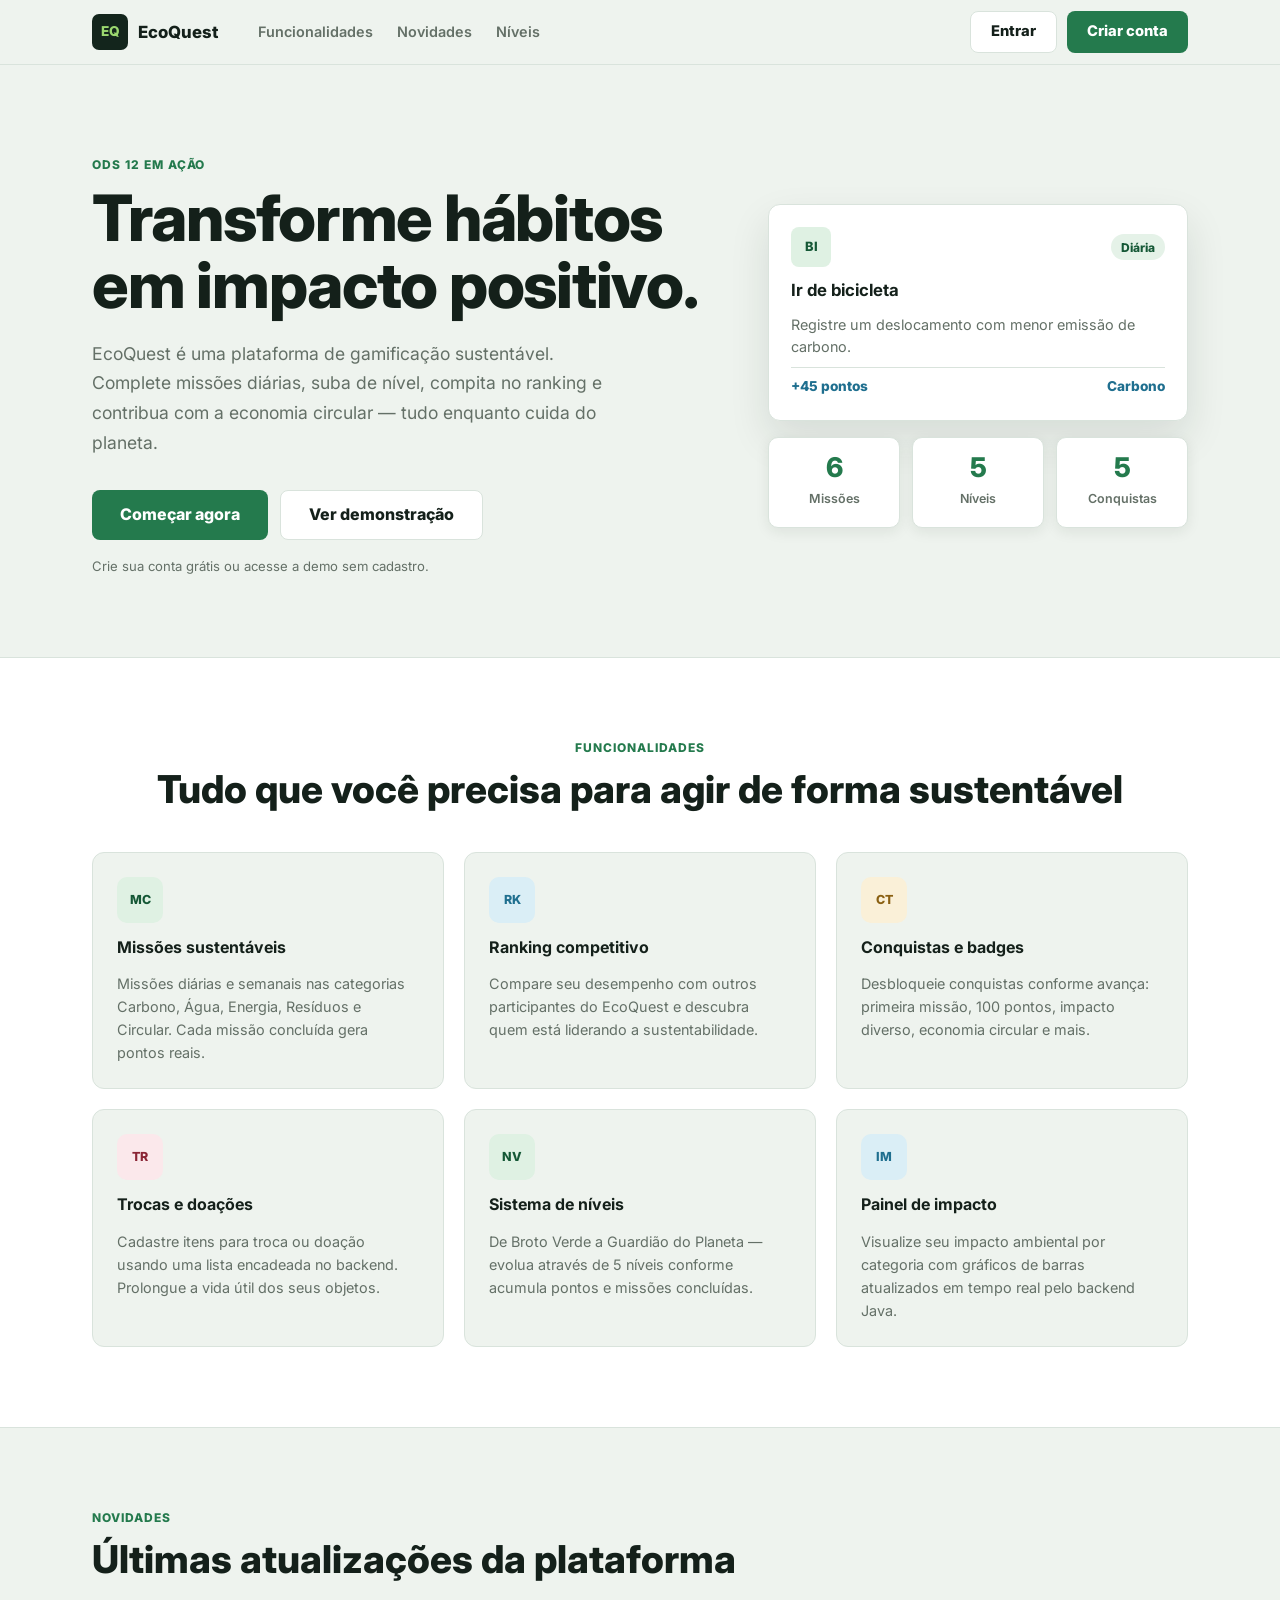
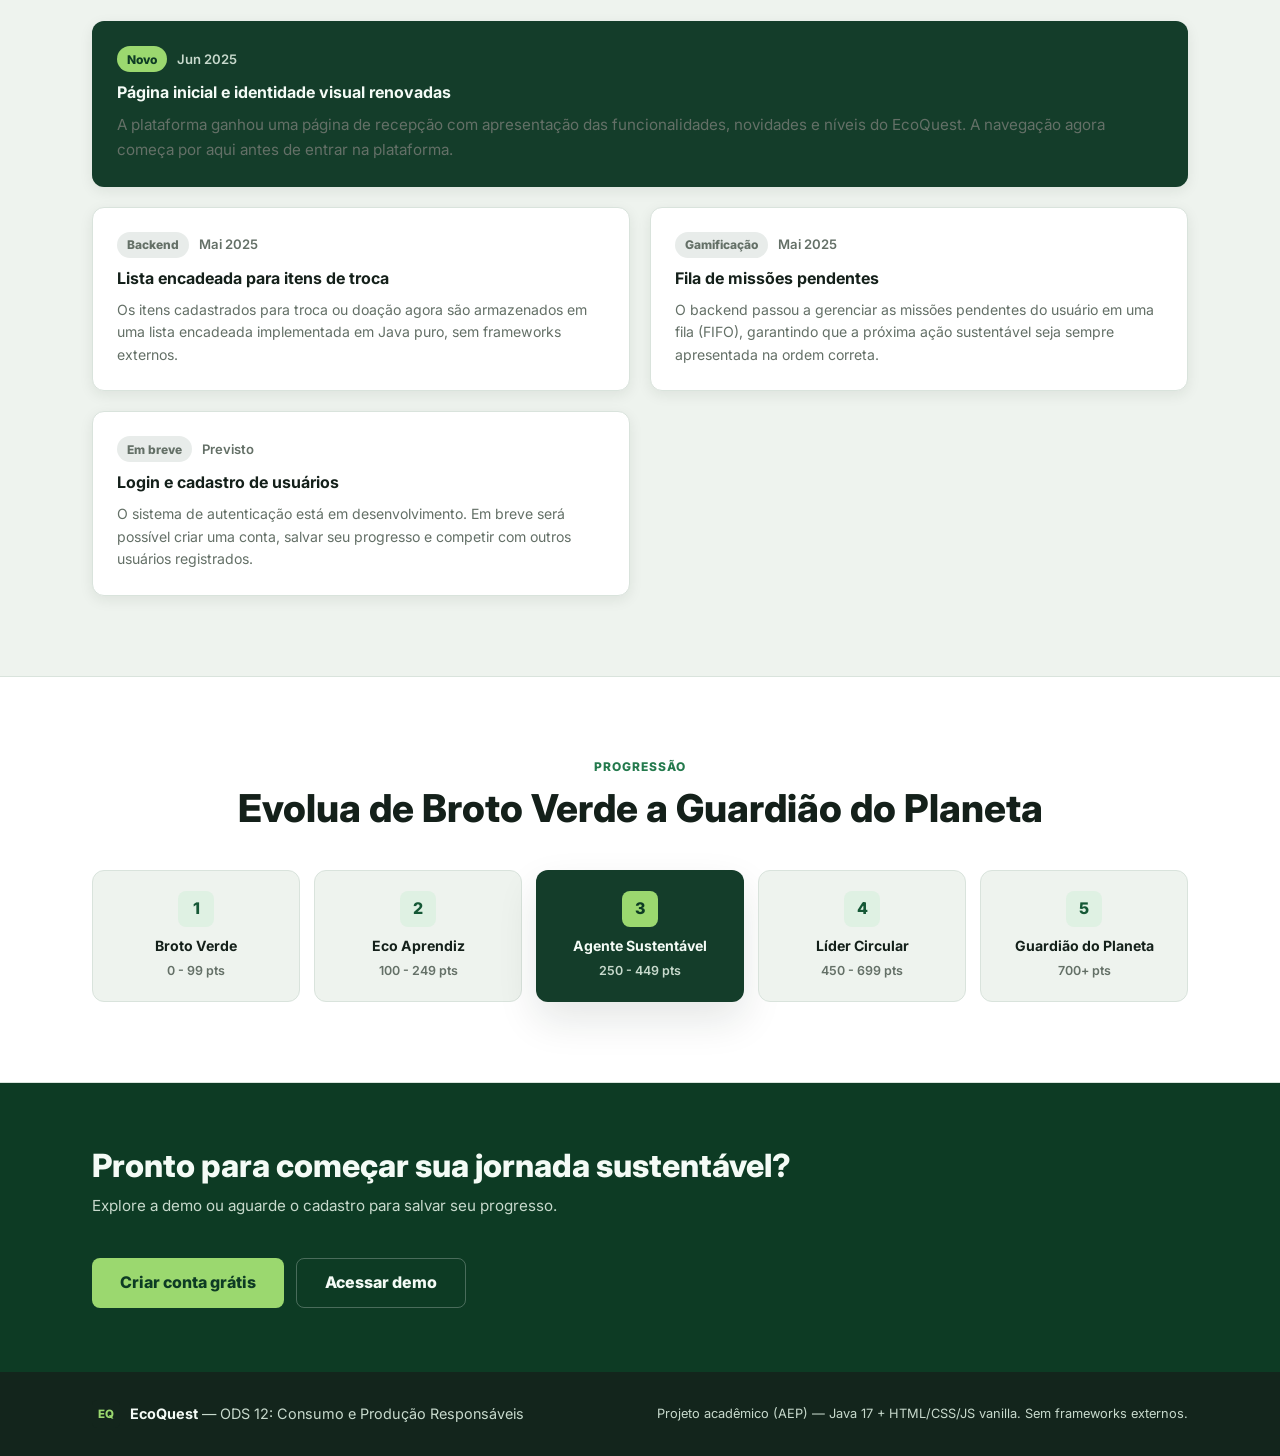
<file: index.html>
<!DOCTYPE html>
<html lang="pt-BR">
<head>
  <meta charset="UTF-8">
  <meta name="viewport" content="width=device-width, initial-scale=1.0">
  <title>EcoQuest | Transforme hábitos em impacto positivo</title>
  <link rel="preconnect" href="https://fonts.googleapis.com">
  <link rel="preconnect" href="https://fonts.gstatic.com" crossorigin>
  <link href="https://fonts.googleapis.com/css2?family=Inter:wght@400;500;600;700;800&display=swap" rel="stylesheet">
  <link rel="stylesheet" href="landing.css">
</head>
<body>

  <header class="lp-header">
    <div class="lp-container lp-header-inner">
      <a class="lp-brand" href="/">
        <span class="lp-brand-mark">EQ</span>
        <span class="lp-brand-name">EcoQuest</span>
      </a>
      <nav class="lp-nav" aria-label="Navegação principal">
        <a href="#features">Funcionalidades</a>
        <a href="#novidades">Novidades</a>
        <a href="#niveis">Níveis</a>
      </nav>
      <div class="lp-auth">
        <button class="lp-btn-ghost" id="btnEntrar" type="button">Entrar</button>
        <button class="lp-btn-primary" id="btnCriarConta" type="button">Criar conta</button>
      </div>
    </div>
  </header>

  <main>

    <section class="lp-hero">
      <div class="lp-container lp-hero-inner">
        <div class="lp-hero-content">
          <span class="lp-eyebrow">ODS 12 em ação</span>
          <h1>Transforme hábitos<br>em impacto positivo.</h1>
          <p class="lp-hero-sub">
            EcoQuest é uma plataforma de gamificação sustentável. Complete missões diárias,
            suba de nível, compita no ranking e contribua com a economia circular —
            tudo enquanto cuida do planeta.
          </p>
          <div class="lp-hero-actions">
            <button class="lp-btn-primary lp-btn-lg" type="button" onclick="document.getElementById('btnCriarConta').click()">Começar agora</button>
            <a class="lp-btn-ghost lp-btn-lg" href="/app.html">Ver demonstração</a>
          </div>
          <p class="lp-hero-note">Crie sua conta grátis ou acesse a demo sem cadastro.</p>
        </div>
        <div class="lp-hero-visual" aria-hidden="true">
          <div class="lp-hero-card">
            <div class="lp-hero-card-row">
              <span class="lp-badge">BI</span>
              <span class="lp-pill">Diária</span>
            </div>
            <strong>Ir de bicicleta</strong>
            <p>Registre um deslocamento com menor emissão de carbono.</p>
            <div class="lp-hero-card-footer">
              <span>+45 pontos</span>
              <span>Carbono</span>
            </div>
          </div>
          <div class="lp-hero-stat-row">
            <div class="lp-hero-stat">
              <strong>6</strong>
              <span>Missões</span>
            </div>
            <div class="lp-hero-stat">
              <strong>5</strong>
              <span>Níveis</span>
            </div>
            <div class="lp-hero-stat">
              <strong>5</strong>
              <span>Conquistas</span>
            </div>
          </div>
        </div>
      </div>
    </section>

    <section class="lp-features" id="features">
      <div class="lp-container">
        <span class="lp-eyebrow lp-eyebrow-center">Funcionalidades</span>
        <h2 class="lp-section-title lp-text-center">Tudo que você precisa para agir de forma sustentável</h2>
        <div class="lp-features-grid">
          <article class="lp-feature-card">
            <div class="lp-feature-icon lp-icon-green">
              <span>MC</span>
            </div>
            <h3>Missões sustentáveis</h3>
            <p>Missões diárias e semanais nas categorias Carbono, Água, Energia, Resíduos e Circular. Cada missão concluída gera pontos reais.</p>
          </article>
          <article class="lp-feature-card">
            <div class="lp-feature-icon lp-icon-blue">
              <span>RK</span>
            </div>
            <h3>Ranking competitivo</h3>
            <p>Compare seu desempenho com outros participantes do EcoQuest e descubra quem está liderando a sustentabilidade.</p>
          </article>
          <article class="lp-feature-card">
            <div class="lp-feature-icon lp-icon-yellow">
              <span>CT</span>
            </div>
            <h3>Conquistas e badges</h3>
            <p>Desbloqueie conquistas conforme avança: primeira missão, 100 pontos, impacto diverso, economia circular e mais.</p>
          </article>
          <article class="lp-feature-card">
            <div class="lp-feature-icon lp-icon-rose">
              <span>TR</span>
            </div>
            <h3>Trocas e doações</h3>
            <p>Cadastre itens para troca ou doação usando uma lista encadeada no backend. Prolongue a vida útil dos seus objetos.</p>
          </article>
          <article class="lp-feature-card">
            <div class="lp-feature-icon lp-icon-green">
              <span>NV</span>
            </div>
            <h3>Sistema de níveis</h3>
            <p>De Broto Verde a Guardião do Planeta — evolua através de 5 níveis conforme acumula pontos e missões concluídas.</p>
          </article>
          <article class="lp-feature-card">
            <div class="lp-feature-icon lp-icon-blue">
              <span>IM</span>
            </div>
            <h3>Painel de impacto</h3>
            <p>Visualize seu impacto ambiental por categoria com gráficos de barras atualizados em tempo real pelo backend Java.</p>
          </article>
        </div>
      </div>
    </section>

    <section class="lp-novidades" id="novidades">
      <div class="lp-container">
        <span class="lp-eyebrow">Novidades</span>
        <h2 class="lp-section-title">Últimas atualizações da plataforma</h2>
        <div class="lp-news-list">
          <article class="lp-news-card lp-news-featured">
            <div class="lp-news-meta">
              <span class="lp-pill">Novo</span>
              <time>Jun 2025</time>
            </div>
            <h3>Página inicial e identidade visual renovadas</h3>
            <p>A plataforma ganhou uma página de recepção com apresentação das funcionalidades, novidades e níveis do EcoQuest. A navegação agora começa por aqui antes de entrar na plataforma.</p>
          </article>
          <article class="lp-news-card">
            <div class="lp-news-meta">
              <span class="lp-pill lp-pill-muted">Backend</span>
              <time>Mai 2025</time>
            </div>
            <h3>Lista encadeada para itens de troca</h3>
            <p>Os itens cadastrados para troca ou doação agora são armazenados em uma lista encadeada implementada em Java puro, sem frameworks externos.</p>
          </article>
          <article class="lp-news-card">
            <div class="lp-news-meta">
              <span class="lp-pill lp-pill-muted">Gamificação</span>
              <time>Mai 2025</time>
            </div>
            <h3>Fila de missões pendentes</h3>
            <p>O backend passou a gerenciar as missões pendentes do usuário em uma fila (FIFO), garantindo que a próxima ação sustentável seja sempre apresentada na ordem correta.</p>
          </article>
          <article class="lp-news-card">
            <div class="lp-news-meta">
              <span class="lp-pill lp-pill-muted">Em breve</span>
              <time>Previsto</time>
            </div>
            <h3>Login e cadastro de usuários</h3>
            <p>O sistema de autenticação está em desenvolvimento. Em breve será possível criar uma conta, salvar seu progresso e competir com outros usuários registrados.</p>
          </article>
        </div>
      </div>
    </section>

    <section class="lp-niveis" id="niveis">
      <div class="lp-container">
        <span class="lp-eyebrow lp-eyebrow-center">Progressão</span>
        <h2 class="lp-section-title lp-text-center">Evolua de Broto Verde a Guardião do Planeta</h2>
        <div class="lp-niveis-grid">
          <article class="lp-nivel-card">
            <span class="lp-nivel-num">1</span>
            <strong>Broto Verde</strong>
            <span class="lp-nivel-range">0 - 99 pts</span>
          </article>
          <article class="lp-nivel-card">
            <span class="lp-nivel-num">2</span>
            <strong>Eco Aprendiz</strong>
            <span class="lp-nivel-range">100 - 249 pts</span>
          </article>
          <article class="lp-nivel-card lp-nivel-destaque">
            <span class="lp-nivel-num">3</span>
            <strong>Agente Sustentável</strong>
            <span class="lp-nivel-range">250 - 449 pts</span>
          </article>
          <article class="lp-nivel-card">
            <span class="lp-nivel-num">4</span>
            <strong>Líder Circular</strong>
            <span class="lp-nivel-range">450 - 699 pts</span>
          </article>
          <article class="lp-nivel-card">
            <span class="lp-nivel-num">5</span>
            <strong>Guardião do Planeta</strong>
            <span class="lp-nivel-range">700+ pts</span>
          </article>
        </div>
      </div>
    </section>

    <section class="lp-cta">
      <div class="lp-container lp-cta-inner">
        <div>
          <h2>Pronto para começar sua jornada sustentável?</h2>
          <p>Explore a demo ou aguarde o cadastro para salvar seu progresso.</p>
        </div>
        <div class="lp-cta-actions">
          <button class="lp-btn-primary lp-btn-lg" type="button" onclick="document.getElementById('btnCriarConta').click()">Criar conta grátis</button>
          <a class="lp-btn-ghost lp-btn-lg" href="/app.html">Acessar demo</a>
        </div>
      </div>
    </section>

  </main>

  <footer class="lp-footer">
    <div class="lp-container lp-footer-inner">
      <div class="lp-footer-brand">
        <span class="lp-brand-mark lp-brand-mark-sm">EQ</span>
        <span><strong>EcoQuest</strong> — ODS 12: Consumo e Produção Responsáveis</span>
      </div>
      <p class="lp-footer-note">Projeto acadêmico (AEP) — Java 17 + HTML/CSS/JS vanilla. Sem frameworks externos.</p>
    </div>
  </footer>

  <dialog id="authModal" class="auth-modal">
    <div class="auth-card">
      <div class="auth-modal-header">
        <div class="lp-brand">
          <span class="lp-brand-mark">EQ</span>
          <span class="lp-brand-name">EcoQuest</span>
        </div>
        <button class="auth-fechar" id="fecharModal" type="button" aria-label="Fechar">&times;</button>
      </div>

      <div class="auth-abas">
        <button class="auth-aba ativa" id="tabEntrar" type="button">Entrar</button>
        <button class="auth-aba" id="tabCadastrar" type="button">Criar conta</button>
      </div>

      <form id="formEntrar" novalidate>
        <label class="auth-label">
          Email
          <input id="loginEmail" type="email" placeholder="seu@email.com" required>
        </label>
        <label class="auth-label">
          Senha
          <input id="loginSenha" type="password" placeholder="Sua senha" required>
        </label>
        <p class="auth-erro" id="erroEntrar"></p>
        <button class="lp-btn-primary auth-submit" type="submit">Entrar</button>
      </form>

      <form id="formCadastrar" class="oculto" novalidate>
        <label class="auth-label">
          Nome completo
          <input id="cadNome" type="text" placeholder="Seu nome" required>
        </label>
        <label class="auth-label">
          Email
          <input id="cadEmail" type="email" placeholder="seu@email.com" required>
        </label>
        <label class="auth-label">
          Senha
          <input id="cadSenha" type="password" placeholder="Mínimo 6 caracteres" required>
        </label>
        <label class="auth-label">
          Confirmar senha
          <input id="cadConfirmar" type="password" placeholder="Repita a senha" required>
        </label>
        <p class="auth-erro" id="erroCadastrar"></p>
        <button class="lp-btn-primary auth-submit" type="submit">Criar conta</button>
      </form>
    </div>
  </dialog>

  <script src="auth.js"></script>
</body>
</html>
</file>
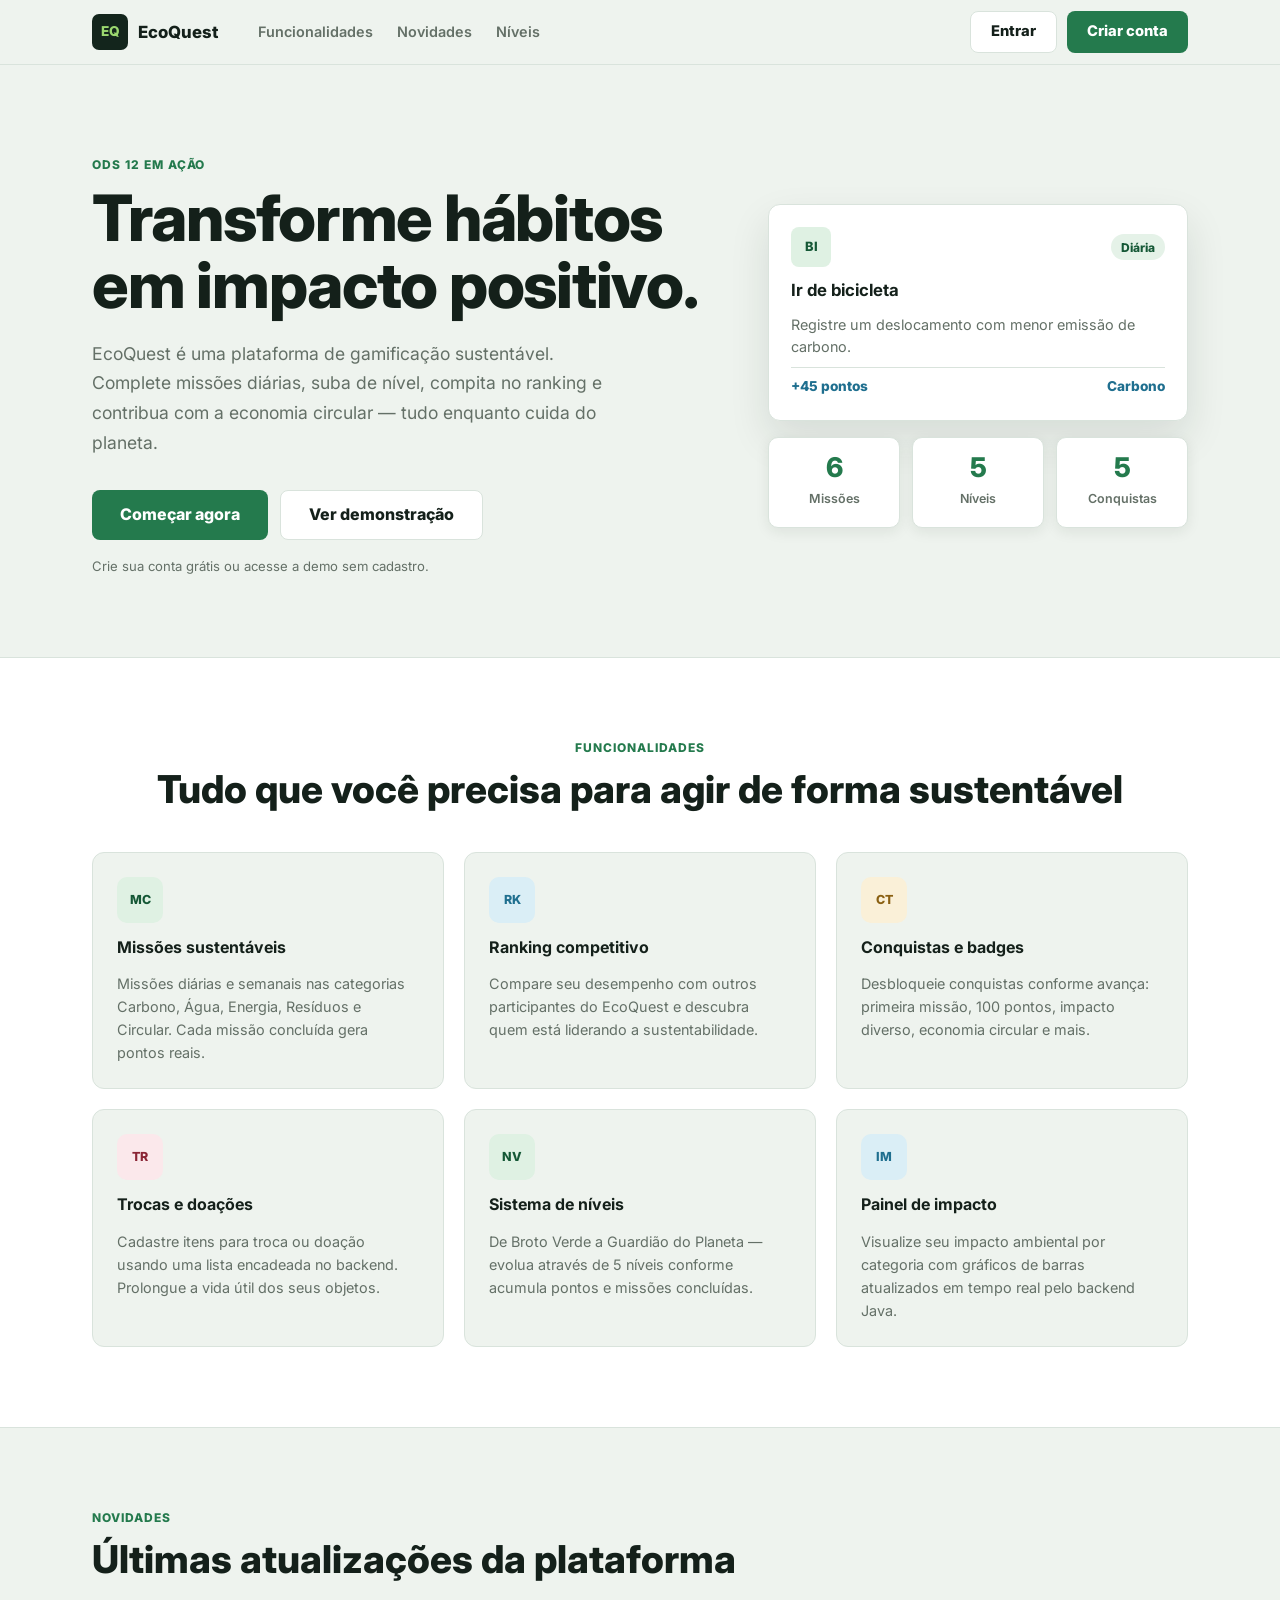
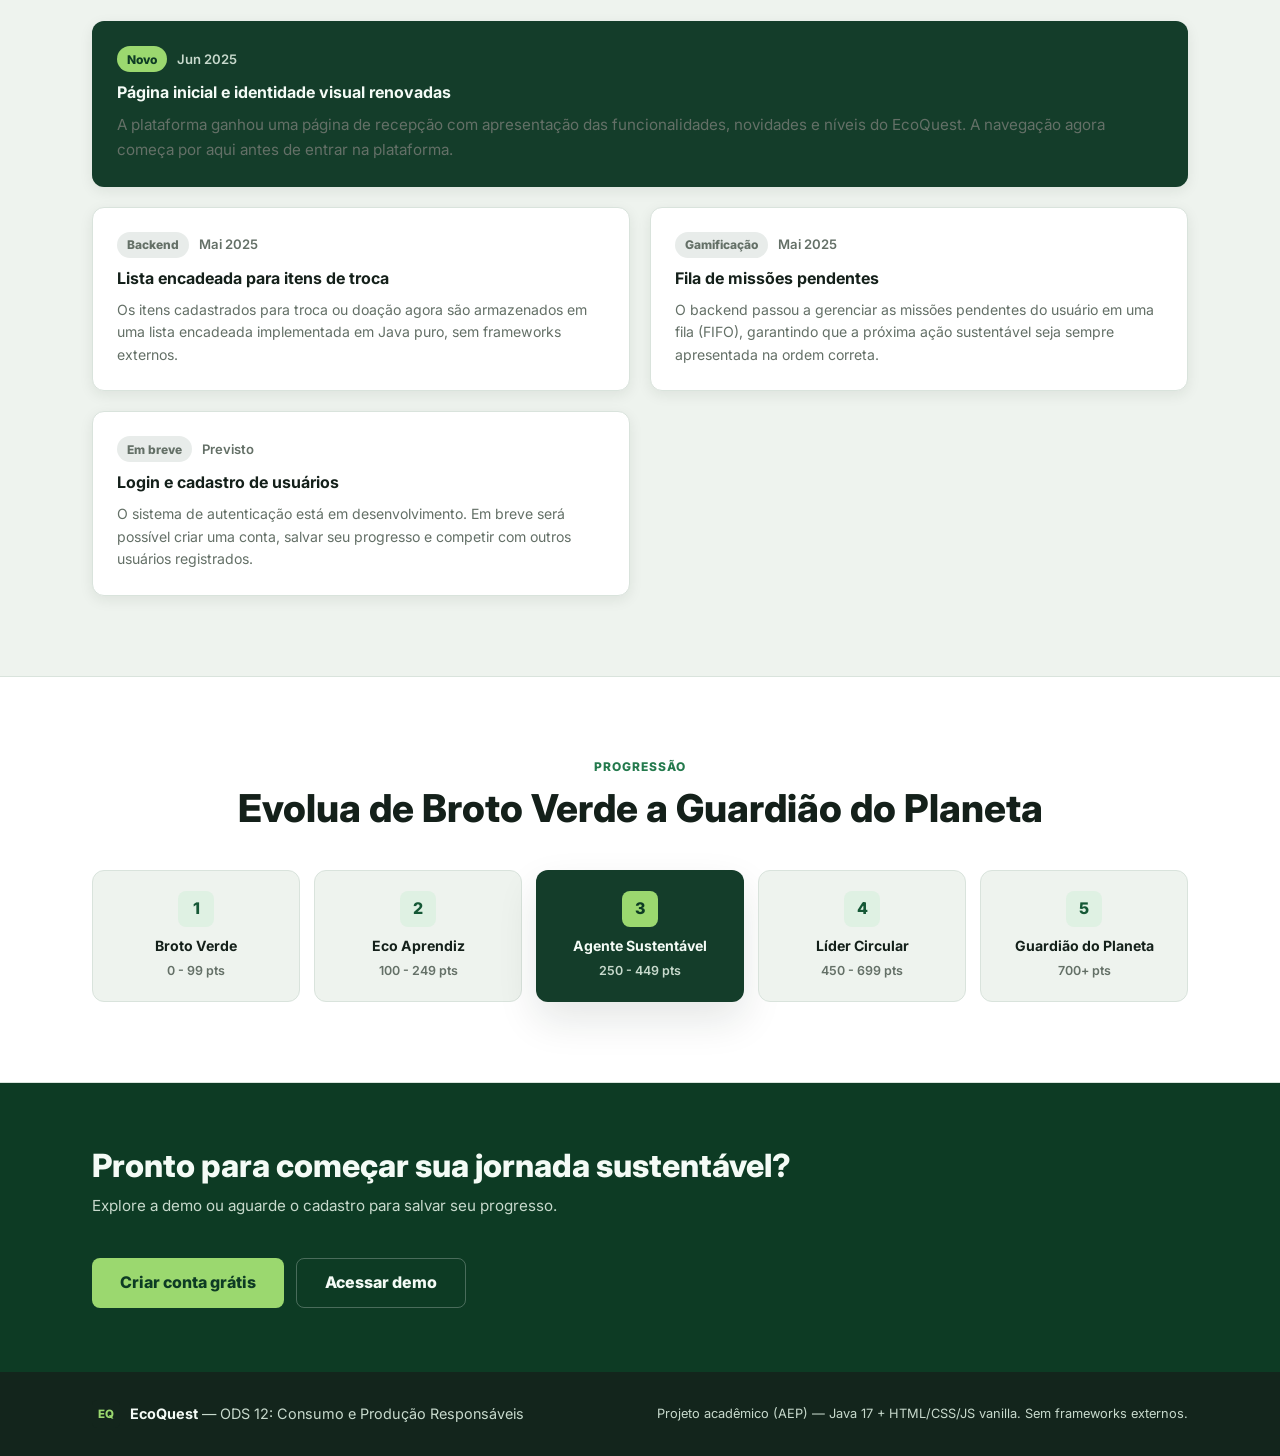
<file: app.html>
<!DOCTYPE html>
<html lang="pt-BR">
<head>
  <meta charset="UTF-8">
  <meta name="viewport" content="width=device-width, initial-scale=1.0">
  <title>EcoQuest | Gamificação Sustentável</title>
  <link rel="preconnect" href="https://fonts.googleapis.com">
  <link rel="preconnect" href="https://fonts.gstatic.com" crossorigin>
  <link href="https://fonts.googleapis.com/css2?family=Inter:wght@400;500;600;700;800&display=swap" rel="stylesheet">
  <link rel="stylesheet" href="styles.css">
</head>
<body>
  <div class="app-shell">
    <aside class="sidebar">
      <div class="brand">
        <span class="brand-mark">EQ</span>
        <div>
          <strong>EcoQuest</strong>
          <small>ODS 12 em ação</small>
        </div>
      </div>

      <nav class="nav-tabs" aria-label="Navegação principal">
        <button class="nav-button active" data-view="dashboard" type="button">Dashboard</button>
        <button class="nav-button" data-view="missoes" type="button">Missões</button>
        <button class="nav-button" data-view="ranking" type="button">Ranking</button>
        <button class="nav-button" data-view="conquistas" type="button">Conquistas</button>
        <button class="nav-button" data-view="trocas" type="button">Trocas</button>
      </nav>

      <div class="side-note">
        <strong>Estrutura de dados</strong>
        <span>Fila de missões pendentes + lista encadeada de itens.</span>
      </div>
    </aside>

    <main class="main-content">
      <header class="topbar">
        <div>
          <p class="eyebrow">Plataforma web sustentável</p>
          <h1>Transforme hábitos em impacto positivo.</h1>
        </div>
        <div class="topbar-auth">
          <span id="nomeUsuario" class="usuario-topbar"></span>
          <button class="ghost-button" id="logoutBtn" type="button">Sair</button>
        </div>
      </header>

      <section class="notice" id="toast" aria-live="polite"></section>

      <section class="view active" id="dashboard">
        <div class="metrics-grid">
          <article class="metric-card primary">
            <span>Pontos totais</span>
            <strong id="totalPoints">0</strong>
            <small id="levelLabel">Nível 1 - Broto Verde</small>
          </article>
          <article class="metric-card">
            <span>Sequência</span>
            <strong id="streakDays">0 dias</strong>
            <small>Registros sustentáveis seguidos</small>
          </article>
          <article class="metric-card">
            <span>Missões concluídas</span>
            <strong id="completedCount">0</strong>
            <small>Hoje e nesta semana</small>
          </article>
          <article class="metric-card">
            <span>Conquistas</span>
            <strong id="achievementCount">0/0</strong>
            <small>Badges desbloqueados</small>
          </article>
        </div>

        <div class="content-grid">
          <article class="panel next-mission">
            <div class="panel-header">
              <div>
                <p class="eyebrow">Fila de missões</p>
                <h2>Próxima ação sustentável</h2>
              </div>
              <span class="pill" id="queueSize">0 na fila</span>
            </div>
            <div id="nextMissionCard"></div>
          </article>

          <article class="panel">
            <div class="panel-header">
              <div>
                <p class="eyebrow">Desempenho semanal</p>
                <h2>Impacto por categoria</h2>
              </div>
            </div>
            <div class="chart-list" id="impactChart"></div>
          </article>
        </div>
      </section>

      <section class="view" id="missoes">
        <div class="section-header">
          <div>
            <p class="eyebrow">Missões diárias e semanais</p>
            <h2>Registre uma atividade sustentável</h2>
          </div>
          <span class="pill">Foto opcional</span>
        </div>
        <div class="mission-grid" id="missionList"></div>
      </section>

      <section class="view" id="ranking">
        <div class="section-header">
          <div>
            <p class="eyebrow">Competição saudável</p>
            <h2>Ranking EcoQuest</h2>
          </div>
        </div>
        <div class="ranking-list" id="rankingList"></div>
      </section>

      <section class="view" id="conquistas">
        <div class="section-header">
          <div>
            <p class="eyebrow">Gamificação</p>
            <h2>Conquistas e recompensas</h2>
          </div>
        </div>
        <div class="achievement-grid" id="achievementList"></div>
      </section>

      <section class="view" id="trocas">
        <div class="section-header">
          <div>
            <p class="eyebrow">Economia circular</p>
            <h2>Troque ou doe itens parados</h2>
          </div>
          <span class="pill">+25 pontos por item</span>
        </div>

        <div class="exchange-layout">
          <form class="panel exchange-form" id="itemForm">
            <label>
              Nome do item
              <input id="itemName" type="text" placeholder="Ex.: Mochila, livro, fone" required>
            </label>
            <label>
              Categoria
              <select id="itemCategory" required>
                <option value="Roupas">Roupas</option>
                <option value="Eletronicos">Eletrônicos</option>
                <option value="Livros">Livros</option>
                <option value="Casa">Casa</option>
                <option value="Outros">Outros</option>
              </select>
            </label>
            <label>
              Estado
              <select id="itemCondition" required>
                <option value="Novo">Novo</option>
                <option value="Muito bom">Muito bom</option>
                <option value="Bom">Bom</option>
                <option value="Precisa de reparo">Precisa de reparo</option>
              </select>
            </label>
            <label>
              Descrição
              <textarea id="itemDescription" rows="4" placeholder="Descreva o item e como combinar a troca."></textarea>
            </label>
            <button class="primary-button" type="submit">Cadastrar item</button>
          </form>

          <div class="panel">
            <div class="panel-header">
              <div>
                <p class="eyebrow">Lista encadeada</p>
                <h2>Itens disponíveis</h2>
              </div>
            </div>
            <div class="item-list" id="itemList"></div>
          </div>
        </div>
      </section>
    </main>
  </div>

  <template id="missionTemplate">
    <article class="mission-card">
      <div class="mission-top">
        <span class="mission-icon"></span>
        <span class="pill mission-frequency"></span>
      </div>
      <h3></h3>
      <p></p>
      <div class="mission-meta">
        <span class="points"></span>
        <span class="category"></span>
      </div>
      <label class="proof-upload">
        <span>Anexar foto opcional</span>
        <input type="file" accept="image/*">
      </label>
      <img class="proof-preview" alt="Prévia da comprovação">
      <button class="primary-button complete-button" type="button">Concluir missão</button>
    </article>
  </template>

  <script src="script.js"></script>
</body>
</html>
</file>
<file: landing.css>
:root {
  --bg: #eef3ee;
  --surface: #ffffff;
  --text: #14201a;
  --muted: #647067;
  --line: #d9e3dc;
  --green: #247a4d;
  --green-dark: #155836;
  --green-xdark: #0d3b24;
  --blue: #1f6f8f;
  --yellow: #c79022;
  --rose: #b9475b;
  --shadow: 0 18px 40px rgba(20, 32, 26, 0.11);
  --shadow-sm: 0 4px 14px rgba(20, 32, 26, 0.08);
}

*, *::before, *::after {
  box-sizing: border-box;
  margin: 0;
  padding: 0;
}

body {
  background: var(--bg);
  color: var(--text);
  font-family: "Inter", Arial, sans-serif;
  font-size: 1rem;
  line-height: 1.6;
}

a {
  color: inherit;
  text-decoration: none;
}

button {
  cursor: pointer;
  font: inherit;
}

/* ── Container ── */
.lp-container {
  width: 100%;
  max-width: 1160px;
  margin-inline: auto;
  padding-inline: 32px;
}

/* ── Eyebrow ── */
.lp-eyebrow {
  display: block;
  color: var(--green);
  font-size: 0.75rem;
  font-weight: 800;
  letter-spacing: 0.08em;
  text-transform: uppercase;
  margin-bottom: 10px;
}

.lp-eyebrow-center {
  text-align: center;
}

/* ── Section title ── */
.lp-section-title {
  font-size: clamp(1.6rem, 3vw, 2.4rem);
  font-weight: 800;
  line-height: 1.15;
  margin-bottom: 40px;
}

.lp-text-center {
  text-align: center;
}

/* ── Pill ── */
.lp-pill {
  display: inline-flex;
  align-items: center;
  min-height: 26px;
  border-radius: 999px;
  background: #e5f2e8;
  color: var(--green-dark);
  padding: 0 10px;
  font-size: 0.75rem;
  font-weight: 800;
  white-space: nowrap;
}

.lp-pill-muted {
  background: #e8ecea;
  color: var(--muted);
}

/* ── Buttons ── */
.lp-btn-primary,
.lp-btn-ghost {
  display: inline-flex;
  align-items: center;
  justify-content: center;
  min-height: 42px;
  border-radius: 8px;
  padding: 0 20px;
  font-weight: 800;
  font-size: 0.92rem;
  transition: background 0.15s, opacity 0.15s;
}

.lp-btn-primary {
  border: 0;
  background: var(--green);
  color: #fff;
}

.lp-btn-primary:hover:not(:disabled) {
  background: var(--green-dark);
}

.lp-btn-ghost {
  border: 1.5px solid var(--line);
  background: var(--surface);
  color: var(--text);
}

.lp-btn-ghost:hover {
  border-color: var(--green);
  color: var(--green);
}

.lp-btn-lg {
  min-height: 50px;
  padding: 0 28px;
  font-size: 1rem;
}

.lp-btn-primary:disabled,
.lp-btn-ghost:disabled {
  opacity: 0.45;
  cursor: not-allowed;
}

/* ════════════════════════════════
   HEADER
════════════════════════════════ */
.lp-header {
  position: sticky;
  top: 0;
  z-index: 10;
  background: rgba(238, 243, 238, 0.9);
  backdrop-filter: blur(10px);
  border-bottom: 1px solid var(--line);
}

.lp-header-inner {
  display: flex;
  align-items: center;
  gap: 32px;
  height: 64px;
}

.lp-brand {
  display: flex;
  align-items: center;
  gap: 10px;
  flex-shrink: 0;
}

.lp-brand-mark {
  display: grid;
  place-items: center;
  width: 36px;
  height: 36px;
  border-radius: 7px;
  background: #13251c;
  color: #9bd86f;
  font-weight: 800;
  font-size: 0.85rem;
}

.lp-brand-mark-sm {
  width: 28px;
  height: 28px;
  font-size: 0.72rem;
  border-radius: 5px;
}

.lp-brand-name {
  font-weight: 800;
  font-size: 1.05rem;
}

.lp-nav {
  display: flex;
  align-items: center;
  gap: 24px;
  margin-left: 8px;
}

.lp-nav a {
  color: var(--muted);
  font-weight: 600;
  font-size: 0.9rem;
  transition: color 0.15s;
}

.lp-nav a:hover {
  color: var(--green);
}

.lp-auth {
  display: flex;
  align-items: center;
  gap: 10px;
  margin-left: auto;
}

/* ════════════════════════════════
   HERO
════════════════════════════════ */
.lp-hero {
  padding: 90px 0 80px;
}

.lp-hero-inner {
  display: grid;
  grid-template-columns: 1fr 420px;
  gap: 60px;
  align-items: center;
}

.lp-hero-content h1 {
  font-size: clamp(2.4rem, 5vw, 4rem);
  font-weight: 800;
  line-height: 1.05;
  letter-spacing: -0.02em;
  margin-bottom: 20px;
}

.lp-hero-sub {
  color: var(--muted);
  font-size: 1.1rem;
  line-height: 1.7;
  max-width: 520px;
  margin-bottom: 32px;
}

.lp-hero-actions {
  display: flex;
  align-items: center;
  gap: 12px;
  flex-wrap: wrap;
  margin-bottom: 16px;
}

.lp-hero-note {
  font-size: 0.82rem;
  color: var(--muted);
}

/* Hero visual — card decorativo */
.lp-hero-visual {
  display: grid;
  gap: 16px;
}

.lp-hero-card {
  background: var(--surface);
  border: 1px solid var(--line);
  border-radius: 12px;
  padding: 22px;
  box-shadow: var(--shadow);
  display: grid;
  gap: 10px;
}

.lp-hero-card-row {
  display: flex;
  align-items: center;
  justify-content: space-between;
}

.lp-badge {
  display: grid;
  place-items: center;
  width: 40px;
  height: 40px;
  border-radius: 8px;
  background: #dff1e3;
  color: var(--green-dark);
  font-weight: 800;
  font-size: 0.8rem;
}

.lp-hero-card strong {
  font-size: 1.05rem;
}

.lp-hero-card p {
  color: var(--muted);
  font-size: 0.9rem;
  line-height: 1.5;
}

.lp-hero-card-footer {
  display: flex;
  justify-content: space-between;
  font-size: 0.85rem;
  font-weight: 800;
  color: var(--blue);
  padding-top: 8px;
  border-top: 1px solid var(--line);
}

.lp-hero-stat-row {
  display: grid;
  grid-template-columns: repeat(3, 1fr);
  gap: 12px;
}

.lp-hero-stat {
  background: var(--surface);
  border: 1px solid var(--line);
  border-radius: 10px;
  padding: 16px;
  text-align: center;
  box-shadow: var(--shadow-sm);
}

.lp-hero-stat strong {
  display: block;
  font-size: 1.7rem;
  font-weight: 800;
  color: var(--green);
  line-height: 1;
  margin-bottom: 4px;
}

.lp-hero-stat span {
  font-size: 0.78rem;
  color: var(--muted);
  font-weight: 600;
}

/* ════════════════════════════════
   FEATURES
════════════════════════════════ */
.lp-features {
  padding: 80px 0;
  background: var(--surface);
  border-top: 1px solid var(--line);
  border-bottom: 1px solid var(--line);
}

.lp-features-grid {
  display: grid;
  grid-template-columns: repeat(3, 1fr);
  gap: 20px;
}

.lp-feature-card {
  padding: 24px;
  border: 1px solid var(--line);
  border-radius: 12px;
  background: var(--bg);
  display: grid;
  gap: 12px;
  align-content: start;
  transition: box-shadow 0.15s, border-color 0.15s;
}

.lp-feature-card:hover {
  box-shadow: var(--shadow);
  border-color: #c2d9c9;
}

.lp-feature-icon {
  display: grid;
  place-items: center;
  width: 46px;
  height: 46px;
  border-radius: 10px;
  font-weight: 800;
  font-size: 0.78rem;
}

.lp-icon-green  { background: #dff1e3; color: var(--green-dark); }
.lp-icon-blue   { background: #daeef6; color: var(--blue); }
.lp-icon-yellow { background: #faf0d8; color: #8a6012; }
.lp-icon-rose   { background: #fbe8eb; color: #8a2535; }

.lp-feature-card h3 {
  font-size: 1rem;
  font-weight: 700;
}

.lp-feature-card p {
  color: var(--muted);
  font-size: 0.9rem;
  line-height: 1.6;
}

/* ════════════════════════════════
   NOVIDADES
════════════════════════════════ */
.lp-novidades {
  padding: 80px 0;
}

.lp-news-list {
  display: grid;
  grid-template-columns: 1fr 1fr;
  gap: 20px;
}

.lp-news-card {
  padding: 24px;
  background: var(--surface);
  border: 1px solid var(--line);
  border-radius: 12px;
  box-shadow: var(--shadow-sm);
  display: grid;
  gap: 10px;
  align-content: start;
}

.lp-news-featured {
  grid-column: 1 / -1;
  background: #143d2a;
  color: #f4fbf6;
  border-color: transparent;
}

.lp-news-featured .lp-news-meta time,
.lp-news-featured p {
  color: #c7d9cc;
}

.lp-news-featured .lp-pill {
  background: #9bd86f;
  color: #0d3b24;
}

.lp-news-featured h3 {
  font-size: 1.25rem;
}

.lp-news-meta {
  display: flex;
  align-items: center;
  gap: 10px;
}

.lp-news-meta time {
  font-size: 0.82rem;
  color: var(--muted);
  font-weight: 600;
}

.lp-news-card h3 {
  font-size: 1rem;
  font-weight: 700;
  line-height: 1.3;
}

.lp-news-card p {
  color: var(--muted);
  font-size: 0.88rem;
  line-height: 1.6;
}

.lp-news-featured p {
  font-size: 0.95rem;
}

/* ════════════════════════════════
   NIVEIS
════════════════════════════════ */
.lp-niveis {
  padding: 80px 0;
  background: var(--surface);
  border-top: 1px solid var(--line);
  border-bottom: 1px solid var(--line);
}

.lp-niveis-grid {
  display: grid;
  grid-template-columns: repeat(5, 1fr);
  gap: 14px;
}

.lp-nivel-card {
  padding: 20px 16px;
  background: var(--bg);
  border: 1px solid var(--line);
  border-radius: 12px;
  display: grid;
  gap: 6px;
  text-align: center;
  align-content: center;
  transition: box-shadow 0.15s;
}

.lp-nivel-card:hover {
  box-shadow: var(--shadow-sm);
}

.lp-nivel-destaque {
  background: #143d2a;
  color: #f4fbf6;
  border-color: transparent;
  box-shadow: var(--shadow);
}

.lp-nivel-destaque .lp-nivel-range {
  color: #c7d9cc;
}

.lp-nivel-num {
  display: grid;
  place-items: center;
  width: 36px;
  height: 36px;
  border-radius: 8px;
  background: #dff1e3;
  color: var(--green-dark);
  font-weight: 800;
  font-size: 1rem;
  margin: 0 auto 4px;
}

.lp-nivel-destaque .lp-nivel-num {
  background: #9bd86f;
  color: #0d3b24;
}

.lp-nivel-card strong {
  font-size: 0.88rem;
  font-weight: 700;
  line-height: 1.3;
}

.lp-nivel-range {
  font-size: 0.78rem;
  color: var(--muted);
  font-weight: 600;
}

/* ════════════════════════════════
   CTA
════════════════════════════════ */
.lp-cta {
  background: var(--green-xdark);
  color: #f4fbf6;
  padding: 64px 0;
}

.lp-cta-inner {
  display: flex;
  align-items: center;
  justify-content: space-between;
  gap: 40px;
  flex-wrap: wrap;
}

.lp-cta h2 {
  font-size: clamp(1.4rem, 3vw, 2rem);
  font-weight: 800;
  line-height: 1.2;
  margin-bottom: 8px;
}

.lp-cta p {
  color: #c7d9cc;
  font-size: 0.95rem;
}

.lp-cta-actions {
  display: flex;
  align-items: center;
  gap: 12px;
  flex-shrink: 0;
  flex-wrap: wrap;
}

.lp-cta .lp-btn-primary {
  background: #9bd86f;
  color: #0d3b24;
}

.lp-cta .lp-btn-primary:hover:not(:disabled) {
  background: #b4e88a;
}

.lp-cta .lp-btn-ghost {
  border-color: rgba(255, 255, 255, 0.25);
  background: transparent;
  color: #f4fbf6;
}

.lp-cta .lp-btn-ghost:hover {
  border-color: rgba(255, 255, 255, 0.6);
  color: #fff;
}

/* ════════════════════════════════
   FOOTER
════════════════════════════════ */
.lp-footer {
  background: #13251c;
  color: #c7d9cc;
  padding: 28px 0;
}

.lp-footer-inner {
  display: flex;
  align-items: center;
  justify-content: space-between;
  gap: 24px;
  flex-wrap: wrap;
}

.lp-footer-brand {
  display: flex;
  align-items: center;
  gap: 10px;
  font-size: 0.9rem;
}

.lp-footer-brand strong {
  color: #f4fbf6;
}

.lp-footer-note {
  font-size: 0.8rem;
}

/* ════════════════════════════════
   MODAL DE AUTENTICACAO
════════════════════════════════ */
.auth-modal {
  border: none;
  border-radius: 16px;
  padding: 0;
  width: min(480px, calc(100vw - 32px));
  box-shadow: 0 24px 64px rgba(20, 32, 26, 0.22);
  animation: modalEntrar 0.2s ease;
}

.auth-modal::backdrop {
  background: rgba(13, 24, 18, 0.6);
  backdrop-filter: blur(4px);
}

@keyframes modalEntrar {
  from { opacity: 0; transform: translateY(-12px) scale(0.97); }
  to   { opacity: 1; transform: translateY(0)    scale(1); }
}

.auth-card {
  padding: 28px;
  display: grid;
  gap: 20px;
}

.auth-modal-header {
  display: flex;
  align-items: center;
  justify-content: space-between;
}

.auth-fechar {
  display: grid;
  place-items: center;
  width: 32px;
  height: 32px;
  border: none;
  border-radius: 6px;
  background: #f0f4f1;
  color: var(--muted);
  font-size: 1.2rem;
  line-height: 1;
  cursor: pointer;
  transition: background 0.15s;
}

.auth-fechar:hover {
  background: #e2ebe5;
  color: var(--text);
}

.auth-abas {
  display: grid;
  grid-template-columns: 1fr 1fr;
  gap: 6px;
  background: #f0f4f1;
  border-radius: 10px;
  padding: 4px;
}

.auth-aba {
  min-height: 38px;
  border: none;
  border-radius: 7px;
  background: transparent;
  color: var(--muted);
  font-weight: 700;
  font-size: 0.9rem;
  cursor: pointer;
  transition: background 0.15s, color 0.15s;
}

.auth-aba.ativa {
  background: #fff;
  color: var(--text);
  box-shadow: 0 1px 4px rgba(20, 32, 26, 0.1);
}

.auth-label {
  display: grid;
  gap: 7px;
  color: var(--muted);
  font-size: 0.85rem;
  font-weight: 700;
}

.auth-label input {
  width: 100%;
  border: 1.5px solid var(--line);
  border-radius: 8px;
  padding: 11px 12px;
  font: inherit;
  font-size: 0.95rem;
  color: var(--text);
  background: #fff;
  transition: border-color 0.15s;
}

.auth-label input:focus {
  outline: none;
  border-color: var(--green);
}

form {
  display: grid;
  gap: 14px;
}

.oculto {
  display: none !important;
}

.auth-erro {
  min-height: 18px;
  color: var(--rose);
  font-size: 0.85rem;
  font-weight: 600;
  margin: 0;
}

.auth-submit {
  width: 100%;
  min-height: 46px;
  font-size: 0.95rem;
}

/* ════════════════════════════════
   RESPONSIVE
════════════════════════════════ */
@media (max-width: 1000px) {
  .lp-hero-inner {
    grid-template-columns: 1fr;
  }

  .lp-hero-visual {
    display: none;
  }

  .lp-features-grid {
    grid-template-columns: repeat(2, 1fr);
  }

  .lp-niveis-grid {
    grid-template-columns: repeat(3, 1fr);
  }
}

@media (max-width: 720px) {
  .lp-container {
    padding-inline: 20px;
  }

  .lp-hero {
    padding: 60px 0 50px;
  }

  .lp-nav {
    display: none;
  }

  .lp-features-grid,
  .lp-news-list {
    grid-template-columns: 1fr;
  }

  .lp-news-featured {
    grid-column: 1;
  }

  .lp-niveis-grid {
    grid-template-columns: repeat(2, 1fr);
  }

  .lp-cta-inner {
    flex-direction: column;
    align-items: flex-start;
  }

  .lp-footer-inner {
    flex-direction: column;
    align-items: flex-start;
  }
}
</file>
<file: styles.css>
:root {
  --bg: #eef3ee;
  --surface: #ffffff;
  --surface-strong: #f7faf7;
  --text: #14201a;
  --muted: #647067;
  --line: #d9e3dc;
  --green: #247a4d;
  --green-dark: #155836;
  --blue: #1f6f8f;
  --yellow: #c79022;
  --rose: #b9475b;
  --shadow: 0 18px 40px rgba(20, 32, 26, 0.11);
}

* {
  box-sizing: border-box;
}

body {
  margin: 0;
  min-height: 100vh;
  background: var(--bg);
  color: var(--text);
  font-family: "Inter", Arial, sans-serif;
}

button,
input,
select,
textarea {
  font: inherit;
}

button {
  cursor: pointer;
}

.app-shell {
  display: grid;
  grid-template-columns: 280px minmax(0, 1fr);
  min-height: 100vh;
}

.sidebar {
  display: flex;
  flex-direction: column;
  gap: 28px;
  padding: 28px 20px;
  background: #13251c;
  color: #f4fbf6;
}

.brand {
  display: flex;
  align-items: center;
  gap: 12px;
}

.brand-mark {
  display: grid;
  place-items: center;
  width: 48px;
  height: 48px;
  border-radius: 8px;
  background: #9bd86f;
  color: #13251c;
  font-weight: 800;
}

.brand strong,
.brand small {
  display: block;
}

.brand small,
.side-note span {
  color: #c7d9cc;
}

.nav-tabs {
  display: grid;
  gap: 8px;
}

.nav-button {
  width: 100%;
  min-height: 44px;
  border: 0;
  border-radius: 8px;
  background: transparent;
  color: #e8f3ec;
  text-align: left;
  padding: 0 14px;
  font-weight: 700;
}

.nav-button.active,
.nav-button:hover {
  background: #264234;
}

.side-note {
  margin-top: auto;
  display: grid;
  gap: 8px;
  padding: 16px;
  border: 1px solid rgba(255, 255, 255, 0.14);
  border-radius: 8px;
  background: rgba(255, 255, 255, 0.05);
  line-height: 1.45;
}

.main-content {
  padding: 30px;
  overflow: hidden;
}

.topbar {
  display: flex;
  align-items: flex-start;
  justify-content: space-between;
  gap: 18px;
  margin-bottom: 18px;
}

.topbar h1,
.section-header h2,
.panel h2 {
  margin: 4px 0 0;
  letter-spacing: 0;
}

.topbar h1 {
  font-size: clamp(1.8rem, 4vw, 3.4rem);
  line-height: 1.02;
  max-width: 760px;
}

.eyebrow {
  margin: 0;
  color: var(--green);
  font-size: 0.77rem;
  font-weight: 800;
  letter-spacing: 0;
  text-transform: uppercase;
}

.ghost-button,
.primary-button {
  min-height: 42px;
  border-radius: 8px;
  padding: 0 16px;
  font-weight: 800;
}

.ghost-button {
  border: 1px solid var(--line);
  background: var(--surface);
  color: var(--text);
}

.primary-button {
  border: 0;
  background: var(--green);
  color: #fff;
}

.primary-button:hover {
  background: var(--green-dark);
}

.topbar-auth {
  display: flex;
  align-items: center;
  gap: 12px;
  flex-shrink: 0;
}

.usuario-topbar {
  font-weight: 700;
  color: var(--muted);
  font-size: 0.9rem;
}

.notice {
  min-height: 0;
}

.notice.show {
  margin-bottom: 18px;
  padding: 14px 16px;
  border-left: 5px solid var(--green);
  border-radius: 8px;
  background: #ffffff;
  box-shadow: var(--shadow);
  font-weight: 700;
}

.view {
  display: none;
}

.view.active {
  display: block;
}

.metrics-grid {
  display: grid;
  grid-template-columns: repeat(4, minmax(0, 1fr));
  gap: 14px;
  margin-bottom: 18px;
}

.metric-card,
.panel,
.mission-card,
.achievement-card,
.ranking-row,
.item-card {
  border: 1px solid var(--line);
  border-radius: 8px;
  background: var(--surface);
  box-shadow: var(--shadow);
}

.metric-card {
  display: grid;
  gap: 8px;
  padding: 18px;
}

.metric-card.primary {
  background: #143d2a;
  color: #fff;
}

.metric-card span,
.metric-card small {
  color: var(--muted);
}

.metric-card.primary span,
.metric-card.primary small {
  color: #d6eadc;
}

.metric-card strong {
  font-size: 2rem;
}

.content-grid {
  display: grid;
  grid-template-columns: minmax(0, 1.05fr) minmax(320px, 0.95fr);
  gap: 18px;
}

.panel {
  padding: 20px;
}

.panel-header,
.section-header,
.mission-top,
.mission-meta,
.ranking-row {
  display: flex;
  align-items: center;
  justify-content: space-between;
  gap: 12px;
}

.section-header {
  margin: 8px 0 18px;
}

.pill {
  display: inline-flex;
  align-items: center;
  min-height: 28px;
  border-radius: 999px;
  background: #e5f2e8;
  color: var(--green-dark);
  padding: 0 10px;
  font-size: 0.78rem;
  font-weight: 800;
  white-space: nowrap;
}

.mission-grid,
.achievement-grid {
  display: grid;
  grid-template-columns: repeat(3, minmax(0, 1fr));
  gap: 16px;
}

.mission-card,
.achievement-card,
.item-card {
  padding: 18px;
}

.mission-card {
  display: grid;
  gap: 12px;
}

.mission-icon {
  display: grid;
  place-items: center;
  width: 44px;
  height: 44px;
  border-radius: 8px;
  background: #dff1e3;
  font-size: 1.35rem;
}

.mission-card h3,
.achievement-card h3,
.item-card h3 {
  margin: 0;
}

.mission-card p,
.achievement-card p,
.item-card p {
  margin: 0;
  color: var(--muted);
  line-height: 1.5;
}

.mission-meta span {
  color: var(--blue);
  font-weight: 800;
}

.proof-upload {
  display: grid;
  gap: 8px;
  padding: 12px;
  border: 1px dashed #9bb8a6;
  border-radius: 8px;
  background: var(--surface-strong);
  color: var(--muted);
  font-size: 0.9rem;
  font-weight: 700;
}

.proof-upload input {
  width: 100%;
}

.proof-preview {
  display: none;
  width: 100%;
  max-height: 150px;
  object-fit: cover;
  border-radius: 8px;
}

.proof-preview.visible {
  display: block;
}

.chart-list {
  display: grid;
  gap: 18px;
}

.chart-row {
  display: grid;
  gap: 8px;
}

.chart-title {
  display: flex;
  justify-content: space-between;
  color: var(--muted);
  font-weight: 800;
}

.bar-track {
  height: 14px;
  overflow: hidden;
  border-radius: 999px;
  background: #e2ebe5;
}

.bar-fill {
  height: 100%;
  border-radius: inherit;
  background: var(--green);
}

.ranking-list,
.item-list {
  display: grid;
  gap: 12px;
}

.ranking-row {
  padding: 16px;
}

.ranking-left {
  display: flex;
  align-items: center;
  gap: 12px;
}

.rank-position {
  display: grid;
  place-items: center;
  width: 36px;
  height: 36px;
  border-radius: 8px;
  background: #e9f3ed;
  font-weight: 900;
}

.ranking-row.current-user {
  border-color: var(--green);
  background: #f3fbf5;
}

.achievement-card {
  display: grid;
  gap: 10px;
}

.achievement-card.locked {
  opacity: 0.55;
  box-shadow: none;
}

.badge-icon {
  font-size: 2rem;
}

.exchange-layout {
  display: grid;
  grid-template-columns: 360px minmax(0, 1fr);
  gap: 18px;
}

.exchange-form {
  display: grid;
  gap: 14px;
  align-content: start;
}

label {
  display: grid;
  gap: 7px;
  color: var(--muted);
  font-weight: 800;
}

input,
select,
textarea {
  width: 100%;
  border: 1px solid var(--line);
  border-radius: 8px;
  background: #fff;
  color: var(--text);
  padding: 11px 12px;
}

textarea {
  resize: vertical;
}

.item-card {
  display: grid;
  gap: 10px;
}

.item-tags {
  display: flex;
  flex-wrap: wrap;
  gap: 8px;
}

.empty-state {
  color: var(--muted);
  line-height: 1.5;
}

@media (max-width: 980px) {
  .app-shell {
    grid-template-columns: 1fr;
  }

  .sidebar {
    position: sticky;
    top: 0;
    z-index: 3;
    padding: 16px;
  }

  .nav-tabs {
    grid-template-columns: repeat(5, minmax(0, 1fr));
  }

  .nav-button {
    text-align: center;
    padding: 0 8px;
  }

  .side-note {
    display: none;
  }

  .metrics-grid,
  .content-grid,
  .mission-grid,
  .achievement-grid,
  .exchange-layout {
    grid-template-columns: 1fr 1fr;
  }
}

@media (max-width: 680px) {
  .main-content {
    padding: 18px;
  }

  .topbar,
  .section-header,
  .panel-header {
    align-items: stretch;
    flex-direction: column;
  }

  .nav-tabs,
  .metrics-grid,
  .content-grid,
  .mission-grid,
  .achievement-grid,
  .exchange-layout {
    grid-template-columns: 1fr;
  }

  .sidebar {
    position: static;
  }

  .nav-button {
    text-align: left;
  }
}
</file>
